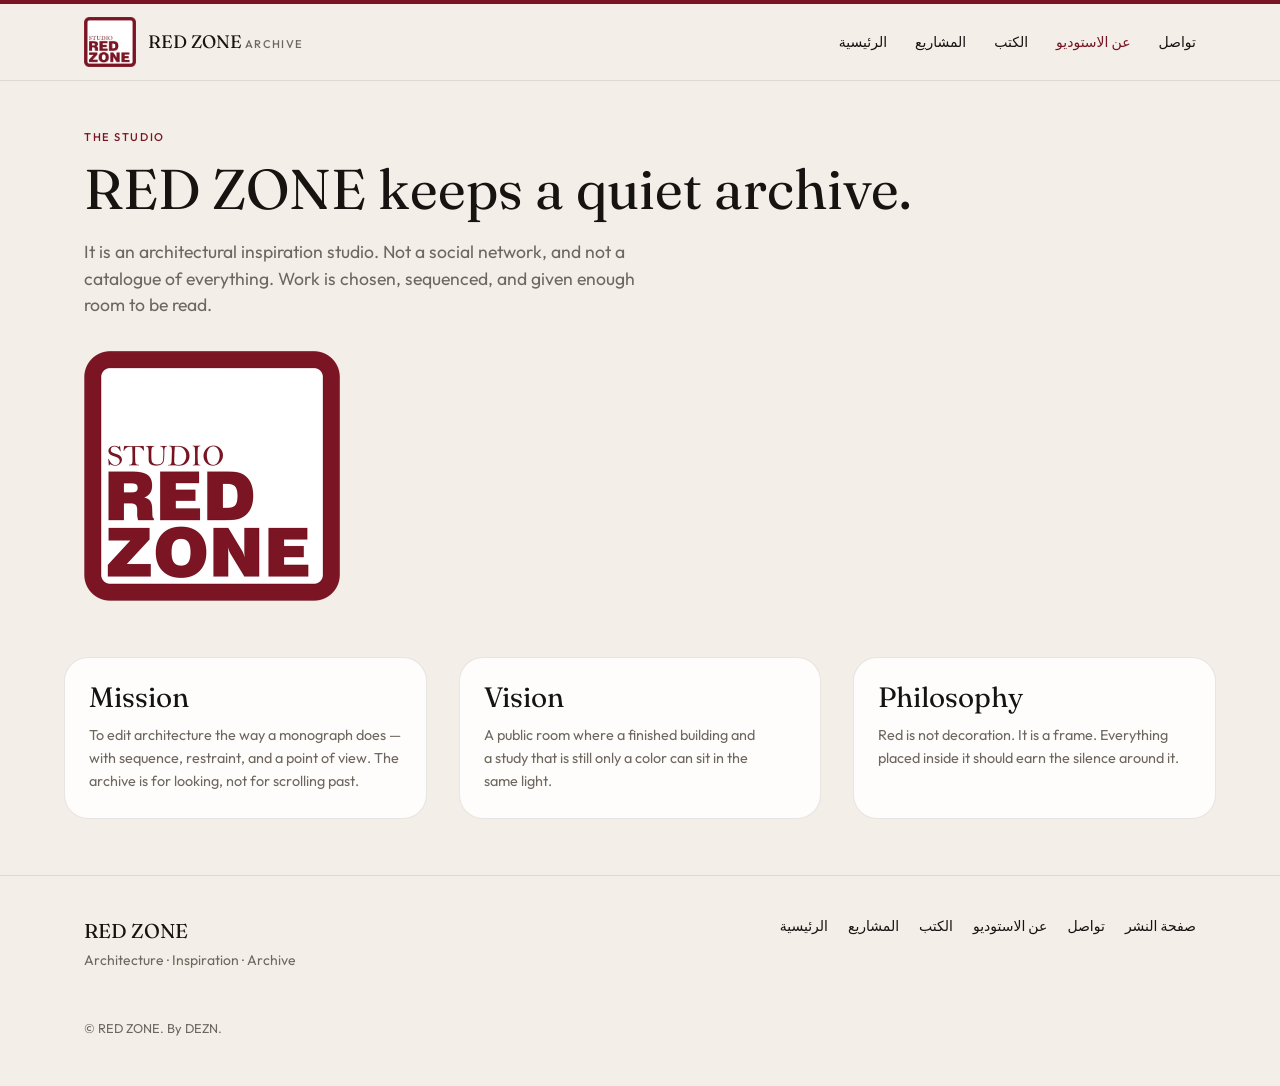
<file: about.html>
<!DOCTYPE html>
<html lang="en">
<head>
  <meta charset="utf-8" />
  <meta name="viewport" content="width=device-width, initial-scale=1" />
  <title>RED ZONE</title>
  <link rel="icon" href="brand/logo.png" type="image/png" />
  <link rel="stylesheet" href="css/styles.css" />
</head>
<body data-page="about">
  <div class="top-bar"></div>
  <header class="site-header">
    <div class="header-inner">
      <a class="brand" href="index.html" aria-label="RED ZONE home">
        <img src="brand/logo.png" alt="RED ZONE" />
        <span class="brand-text">
          <span class="brand-name">RED ZONE</span>
          <span class="brand-sub">Archive</span>
        </span>
      </a>
            <nav class="nav-desktop" aria-label="Primary">
        <a href="index.html" data-nav="home">الرئيسية</a>
        <a href="projects.html" data-nav="projects">المشاريع</a>
        <a href="books.html" data-nav="books">الكتب</a>
        <a href="about.html" data-nav="about">عن الاستوديو</a>
        <a href="contact.html" data-nav="contact">تواصل</a>
      </nav>
      <button type="button" class="menu-btn" data-menu-open aria-label="Open menu">☰</button>
    </div>
  </header>
  <div class="nav-mobile" data-menu-panel>
    <div class="nav-mobile-top">
      <img src="brand/logo.png" alt="" width="56" height="56" style="object-fit:contain" />
      <button type="button" class="menu-btn" data-menu-close aria-label="Close menu">✕</button>
    </div>
        <nav>
      <a href="index.html" data-nav="home">الرئيسية</a>
      <a href="projects.html" data-nav="projects">المشاريع</a>
      <a href="books.html" data-nav="books">الكتب</a>
      <a href="about.html" data-nav="about">عن الاستوديو</a>
      <a href="contact.html" data-nav="contact">تواصل</a>
    </nav>
  </div>

  <main>
    <section class="wrap" style="padding-top:3rem;display:grid;gap:2.5rem;align-items:end">
      <div style="display:grid;gap:2rem;align-items:end" class="about-hero">
        <div>
          <p class="eyebrow">The studio</p>
          <h1 style="font-size:clamp(2.25rem,5vw,3.5rem);margin-top:0.75rem">RED ZONE keeps a quiet archive.</h1>
          <p class="muted" style="margin-top:1.25rem;font-size:1.1rem;max-width:36rem">
            It is an architectural inspiration studio. Not a social network, and not a catalogue of everything.
            Work is chosen, sequenced, and given enough room to be read.
          </p>
        </div>
        <img src="brand/logo.png" alt="RED ZONE" style="width:100%;max-width:16rem;object-fit:contain" />
      </div>
    </section>

    <section class="wrap section">
      <div class="grid-3">
        <article class="card">
          <h2 style="font-size:1.75rem">Mission</h2>
          <p class="muted" style="margin-top:0.75rem;font-size:0.9rem;line-height:1.6">
            To edit architecture the way a monograph does — with sequence, restraint, and a point of view. The archive is for looking, not for scrolling past.
          </p>
        </article>
        <article class="card">
          <h2 style="font-size:1.75rem">Vision</h2>
          <p class="muted" style="margin-top:0.75rem;font-size:0.9rem;line-height:1.6">
            A public room where a finished building and a study that is still only a color can sit in the same light.
          </p>
        </article>
        <article class="card">
          <h2 style="font-size:1.75rem">Philosophy</h2>
          <p class="muted" style="margin-top:0.75rem;font-size:0.9rem;line-height:1.6">
            Red is not decoration. It is a frame. Everything placed inside it should earn the silence around it.
          </p>
        </article>
      </div>
    </section>
  </main>

  <footer class="site-footer">
    <div class="footer-inner">
      <div>
        <p class="serif" style="font-size:1.25rem">RED ZONE</p>
        <p class="muted" style="font-size:0.875rem;margin-top:0.25rem">Architecture · Inspiration · Archive</p>
      </div>
            <div class="footer-links">
        <a href="index.html">الرئيسية</a>
        <a href="projects.html">المشاريع</a>
        <a href="books.html">الكتب</a>
        <a href="about.html">عن الاستوديو</a>
        <a href="contact.html">تواصل</a>
        <a href="admin-login.html">صفحة النشر</a>
      </div>
      <p class="footer-copy">© RED ZONE. By DEZN.</p>
    </div>
  </footer>
  <script src="js/data.js"></script>
  <script src="js/app.js"></script>
</body>
</html>
</file>
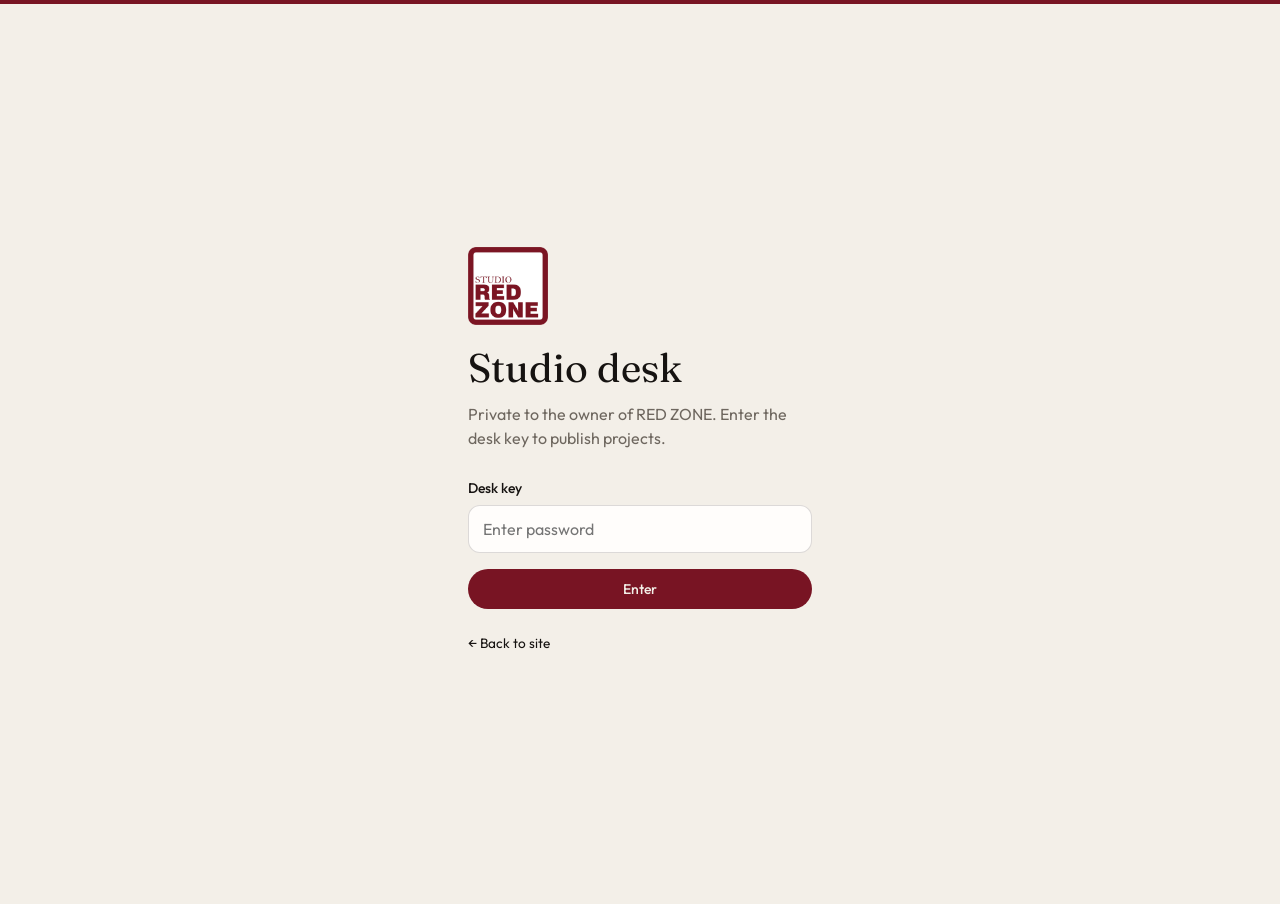
<file: admin-login.html>
<!DOCTYPE html>
<html lang="en">
<head>
  <meta charset="utf-8" />
  <meta name="viewport" content="width=device-width, initial-scale=1" />
  <title>Studio desk </title>
  <link rel="icon" href="brand/logo.png" type="image/png" />
  <link rel="stylesheet" href="css/styles.css" />
</head>
<body data-page="admin-login">
  <div class="top-bar"></div>
  <main style="min-height:100vh;display:flex;flex-direction:column;justify-content:center">
    <div class="wrap" style="max-width:24rem;padding:3rem 1.25rem">
      <img src="brand/logo.png" alt="RED ZONE" style="width:5rem;height:5rem;object-fit:contain" />
      <h1 class="serif" style="font-size:2.5rem;margin-top:1.25rem">Studio desk</h1>
      <p class="muted" style="margin-top:0.75rem">Private to the owner of RED ZONE. Enter the desk key to publish projects.</p>
      <form data-admin-login style="margin-top:1.75rem">
        <label for="desk-key">Desk key</label>
        <input id="desk-key" name="key" type="password" placeholder="Enter password" autocomplete="current-password" />
        <button type="submit" class="btn" style="width:100%">Enter</button>
      </form>
      <p style="margin-top:1.5rem;font-size:0.85rem"><a href="index.html">← Back to site</a></p>
      <p class="muted" style="margin-top:0.5rem;font-size:0.75rem"></p>
    </div>
  </main>
  <script src="js/data.js"></script>
  <script src="js/books-data.js"></script>
  <script src="js/app.js"></script>
</body>
</html>
</file>
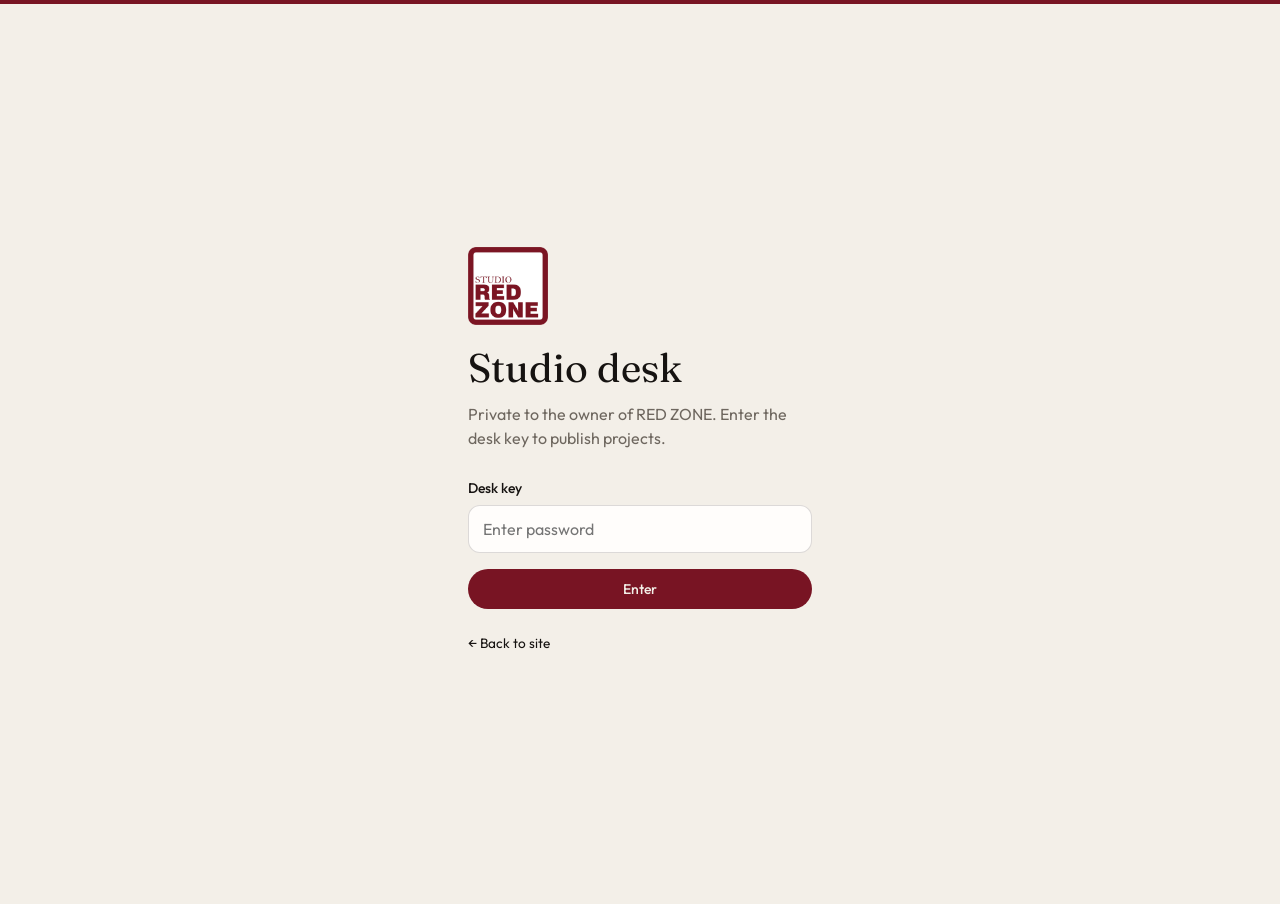
<file: admin.html>
<!DOCTYPE html>
<html lang="en">
<head>
  <meta charset="utf-8" />
  <meta name="viewport" content="width=device-width, initial-scale=1" />
  <title>Publish </title>
  <link rel="icon" href="brand/logo.png" type="image/png" />
  <link rel="stylesheet" href="css/styles.css" />
</head>
<body data-page="admin">
  <div class="top-bar"></div>
  <header class="site-header">
    <div class="header-inner">
      <a class="brand" href="index.html">
        <img src="brand/logo.png" alt="RED ZONE" />
        <span class="brand-text">
          <span class="brand-name">RED ZONE</span>
          <span class="brand-sub">Studio desk</span>
        </span>
      </a>
      <a href="index.html" class="btn btn-ghost" style="padding:0.45rem 1rem;font-size:0.8rem">View site</a>
    </div>
  </header>

  <main>
    <section class="wrap section" style="padding-top:2rem" data-admin-desk></section>
  </main>

  <script src="js/data.js"></script>
  <script src="js/books-data.js"></script>
  <script src="js/app.js"></script>
</body>
</html>
</file>
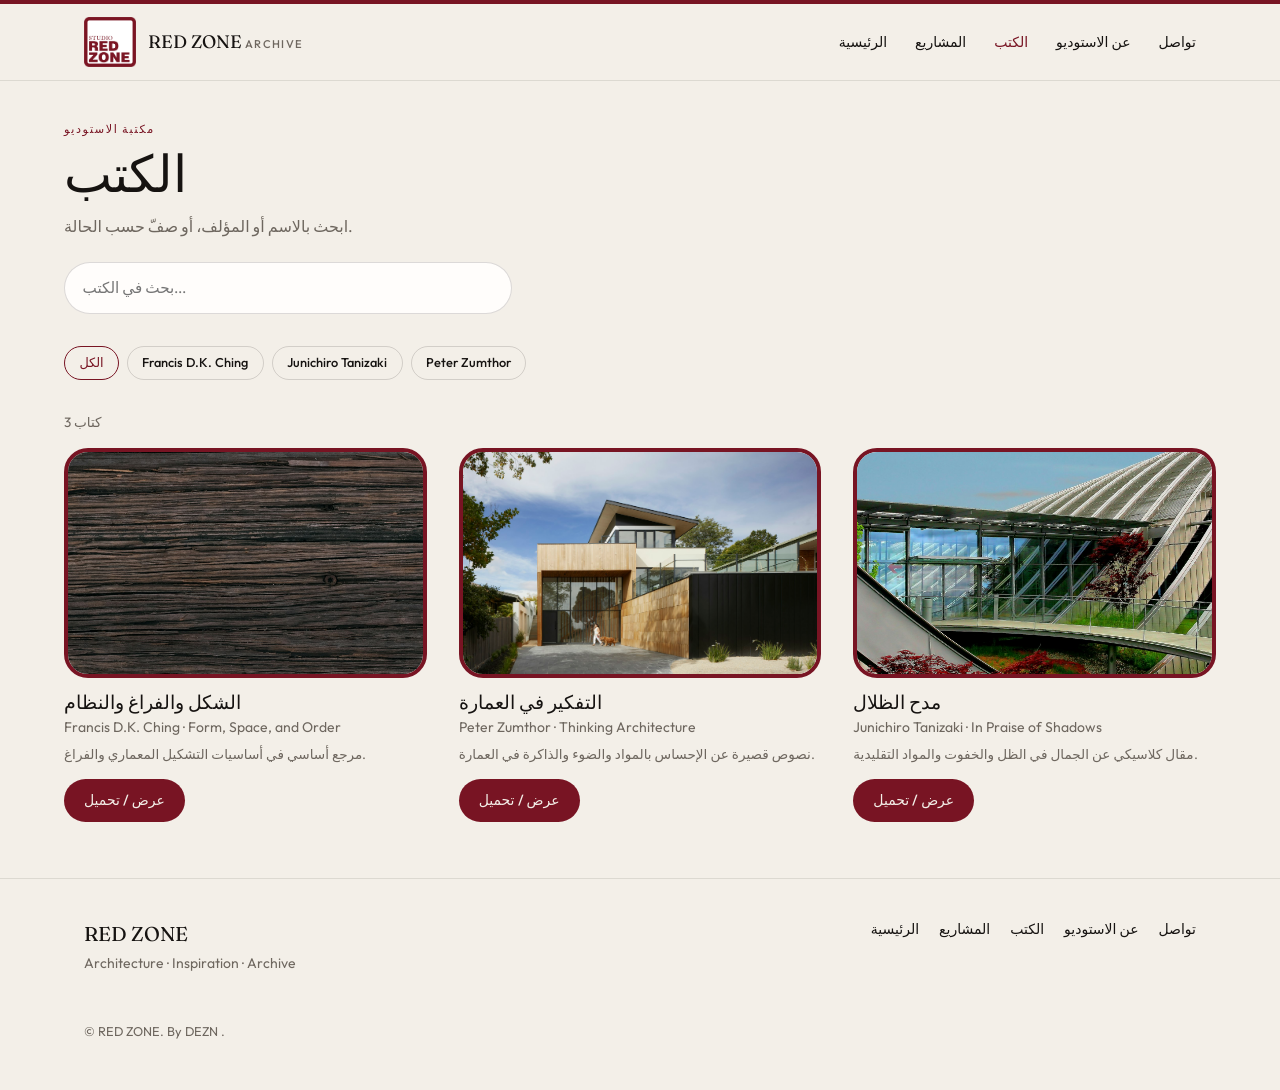
<file: books.html>
<!DOCTYPE html>
<html lang="en">
<head>
  <meta charset="utf-8" />
  <meta name="viewport" content="width=device-width, initial-scale=1" />
  <title> books</title>
  <link rel="icon" href="brand/logo.png" type="image/png" />
  <link rel="stylesheet" href="css/styles.css" />
</head>
<body data-page="books">
  <div class="top-bar"></div>
  <header class="site-header">
    <div class="header-inner">
      <a class="brand" href="index.html" aria-label="RED ZONE home">
        <img src="brand/logo.png" alt="RED ZONE" />
        <span class="brand-text">
          <span class="brand-name">RED ZONE</span>
          <span class="brand-sub">Archive</span>
        </span>
      </a>
            <nav class="nav-desktop" aria-label="Primary">
        <a href="index.html" data-nav="home">الرئيسية</a>
        <a href="projects.html" data-nav="projects">المشاريع</a>
        <a href="books.html" data-nav="books">الكتب</a>
        <a href="about.html" data-nav="about">عن الاستوديو</a>
        <a href="contact.html" data-nav="contact">تواصل</a>
      </nav>
      <button type="button" class="menu-btn" data-menu-open aria-label="Open menu">☰</button>
    </div>
  </header>
  <div class="nav-mobile" data-menu-panel>
    <div class="nav-mobile-top">
      <img src="brand/logo.png" alt="" width="56" height="56" style="object-fit:contain" />
      <button type="button" class="menu-btn" data-menu-close aria-label="Close menu">✕</button>
    </div>
        <nav>
      <a href="index.html" data-nav="home">الرئيسية</a>
      <a href="projects.html" data-nav="projects">المشاريع</a>
      <a href="books.html" data-nav="books">الكتب</a>
      <a href="about.html" data-nav="about">عن الاستوديو</a>
      <a href="contact.html" data-nav="contact">تواصل</a>
    </nav>
  </div>

  <main>
    <section class="wrap section" style="padding-top:2.5rem">
      <p class="eyebrow">مكتبة الاستوديو</p>
      <h1 style="font-size:clamp(2.25rem,4vw,3.25rem);margin-top:0.5rem">الكتب</h1>
      <p class="muted" style="margin-top:0.75rem;max-width:32rem">ابحث بالاسم أو المؤلف، أو صفّ حسب الحالة.</p>
      <div class="search-bar" style="margin-top:1.5rem">
        <input type="search" data-search-books placeholder="بحث في الكتب..." aria-label="بحث الكتب" />
      </div>
      <div class="filters" data-book-filters style="margin-top:1rem"></div>
      <p class="muted" data-book-count style="font-size:0.85rem;margin:0.75rem 0 1rem"></p>
      <div class="grid-3" style="margin-top:0.5rem" data-books></div>
    </section>
  </main>

  <footer class="site-footer">
    <div class="footer-inner">
      <div>
        <p class="serif" style="font-size:1.25rem">RED ZONE</p>
        <p class="muted" style="font-size:0.875rem;margin-top:0.25rem">Architecture · Inspiration · Archive</p>
      </div>
            <div class="footer-links">
        <a href="index.html">الرئيسية</a>
        <a href="projects.html">المشاريع</a>
        <a href="books.html">الكتب</a>
        <a href="about.html">عن الاستوديو</a>
        <a href="contact.html">تواصل</a>
      </div>
      <p class="footer-copy">© RED ZONE. By DEZN .</p>
    </div>
  </footer>
  <script src="js/data.js"></script>
  <script src="js/books-data.js"></script>
  <script src="js/app.js"></script>
</body>
</html>
</file>
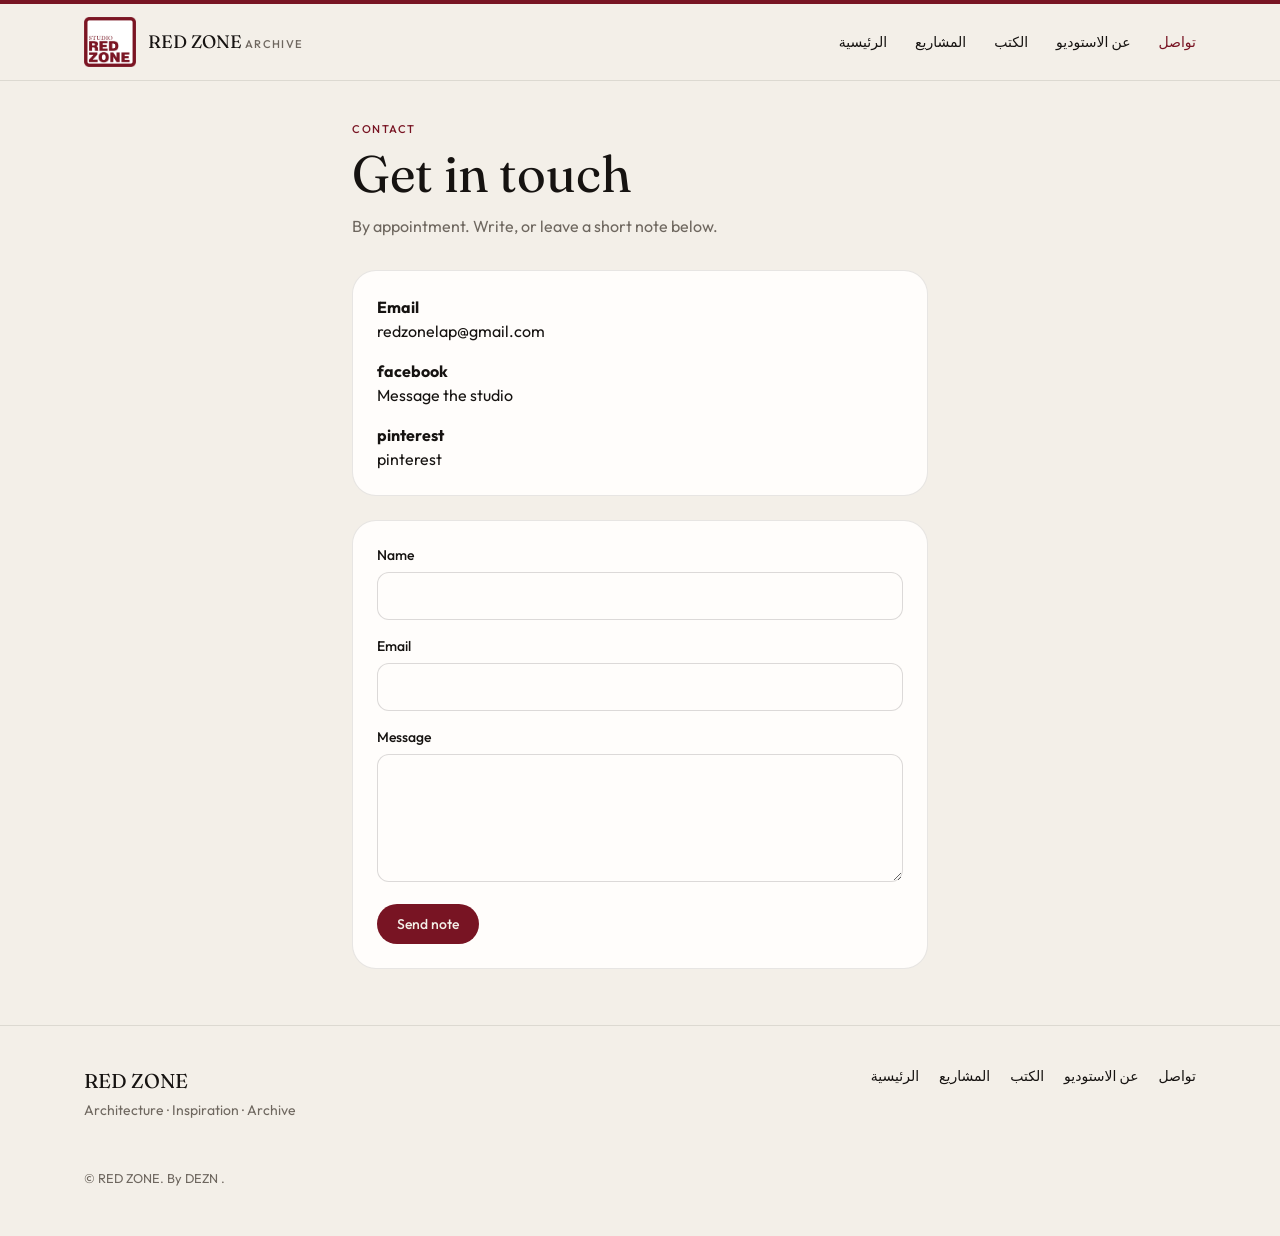
<file: contact.html>
<!DOCTYPE html>
<html lang="en">
<head>
  <meta charset="utf-8" />
  <meta name="viewport" content="width=device-width, initial-scale=1" />
  <title>Contact</title>
  <link rel="icon" href="brand/logo.png" type="image/png" />
  <link rel="stylesheet" href="css/styles.css" />
</head>
<body data-page="contact">
  <div class="top-bar"></div>
  <header class="site-header">
    <div class="header-inner">
      <a class="brand" href="index.html" aria-label="RED ZONE home">
        <img src="brand/logo.png" alt="RED ZONE" />
        <span class="brand-text">
          <span class="brand-name">RED ZONE</span>
          <span class="brand-sub">Archive</span>
        </span>
      </a>
            <nav class="nav-desktop" aria-label="Primary">
        <a href="index.html" data-nav="home">الرئيسية</a>
        <a href="projects.html" data-nav="projects">المشاريع</a>
        <a href="books.html" data-nav="books">الكتب</a>
        <a href="about.html" data-nav="about">عن الاستوديو</a>
        <a href="contact.html" data-nav="contact">تواصل</a>
      </nav>
      <button type="button" class="menu-btn" data-menu-open aria-label="Open menu">☰</button>
    </div>
  </header>
  <div class="nav-mobile" data-menu-panel>
    <div class="nav-mobile-top">
      <img src="brand/logo.png" alt="" width="56" height="56" style="object-fit:contain" />
      <button type="button" class="menu-btn" data-menu-close aria-label="Close menu">✕</button>
    </div>
        <nav>
      <a href="index.html" data-nav="home">الرئيسية</a>
      <a href="projects.html" data-nav="projects">المشاريع</a>
      <a href="books.html" data-nav="books">الكتب</a>
      <a href="about.html" data-nav="about">عن الاستوديو</a>
      <a href="contact.html" data-nav="contact">تواصل</a>
    </nav>
  </div>

  <main>
    <section class="wrap section" style="padding-top:2.5rem;max-width:36rem">
      <p class="eyebrow">Contact</p>
      <h1 style="font-size:clamp(2.25rem,4vw,3.25rem);margin-top:0.5rem">Get in touch</h1>
      <p class="muted" style="margin-top:0.75rem">By appointment. Write, or leave a short note below.</p>

      <div class="card" style="margin-top:2rem">
        <p><strong>Email</strong><br /><a href="mailto:redzonelap@gmail.com">redzonelap@gmail.com</a></p>
        <p style="margin-top:1rem"><strong>facebook</strong><br /><a href="https://www.facebook.com/profile.php?id=100067152134652" target="_blank" rel="noopener">Message the studio</a></p>
        <p style="margin-top:1rem"><strong>pinterest</strong><br /><a href="https://pin.it/6wplcOaeb" target="_blank" rel="noopener">pinterest</a></p>
      </div>

      <form class="card" style="margin-top:1.5rem" onsubmit="event.preventDefault(); alert('Thanks — this demo form does not send email. Use the links above.'); this.reset();">
        <label for="name">Name</label>
        <input id="name" name="name" required />
        <label for="redzonelap@gmail.com">Email</label>
        <input id="email" name="email" type="email" required />
        <label for="message">Message</label>
        <textarea id="message" name="message" required></textarea>
        <button type="submit" class="btn">Send note</button>
      </form>
    </section>
  </main>

  <footer class="site-footer">
    <div class="footer-inner">
      <div>
        <p class="serif" style="font-size:1.25rem">RED ZONE</p>
        <p class="muted" style="font-size:0.875rem;margin-top:0.25rem">Architecture · Inspiration · Archive</p>
      </div>
            <div class="footer-links">
        <a href="index.html">الرئيسية</a>
        <a href="projects.html">المشاريع</a>
        <a href="books.html">الكتب</a>
        <a href="about.html">عن الاستوديو</a>
        <a href="contact.html">تواصل</a>
      </div>
      <p class="footer-copy">© RED ZONE. By DEZN .</p>
    </div>
  </footer>
  <script src="js/data.js"></script>
  <script src="js/app.js"></script>
</body>
</html>
</file>
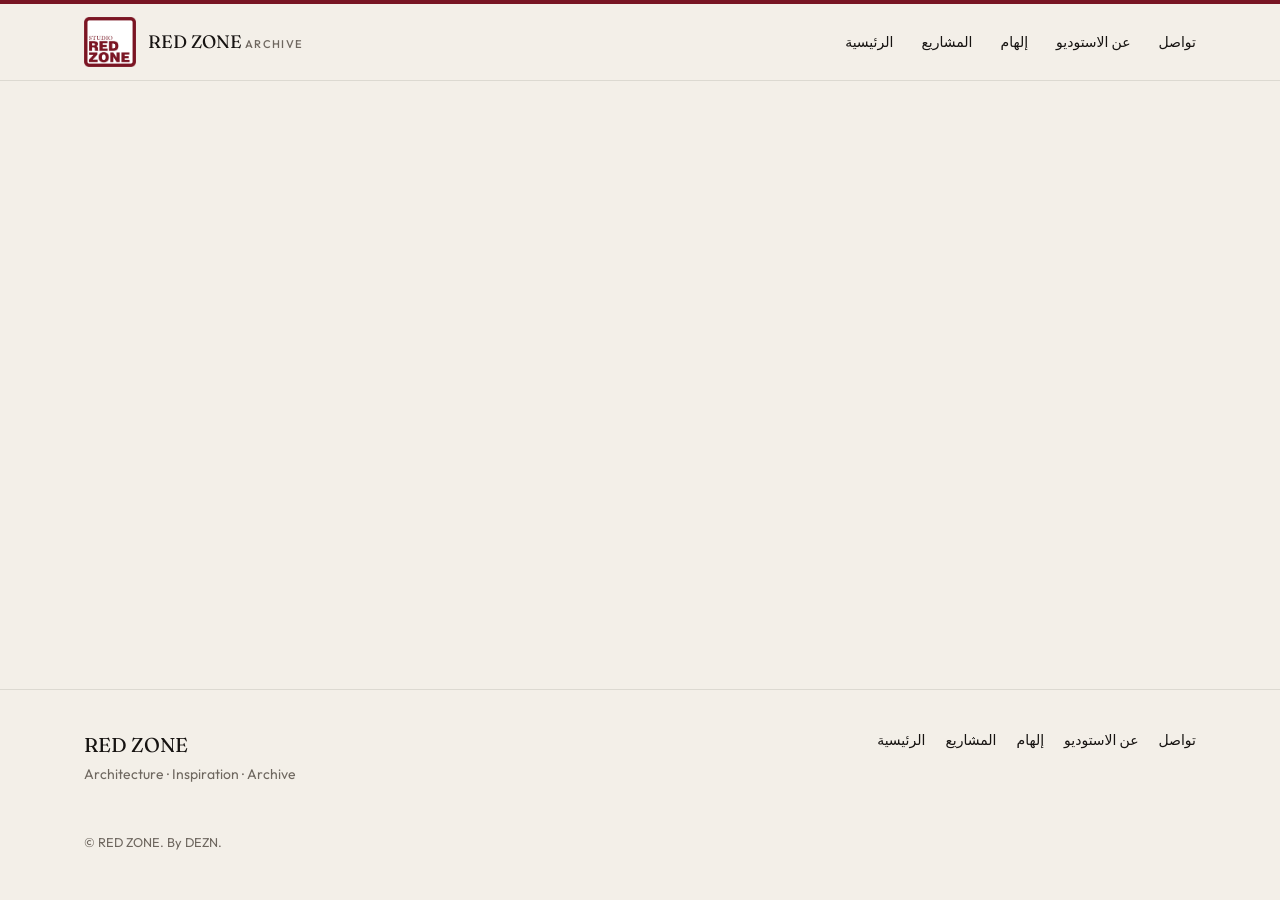
<file: inspiration-detail.html>
<!DOCTYPE html>
<html lang="en">
<head>
  <meta charset="utf-8" />
  <meta name="viewport" content="width=device-width, initial-scale=1" />
  <title>Inspiration</title>
  <link rel="icon" href="brand/logo.png" type="image/png" />
  <link rel="stylesheet" href="css/styles.css" />
</head>
<body data-page="inspiration-detail">
  <div class="top-bar"></div>
  <header class="site-header">
    <div class="header-inner">
      <a class="brand" href="index.html" aria-label="RED ZONE home">
        <img src="brand/logo.png" alt="RED ZONE" />
        <span class="brand-text">
          <span class="brand-name">RED ZONE</span>
          <span class="brand-sub">Archive</span>
        </span>
      </a>
            <nav class="nav-desktop" aria-label="Primary">
        <a href="index.html" data-nav="home">الرئيسية</a>
        <a href="projects.html" data-nav="projects">المشاريع</a>
        <a href="inspiration.html" data-nav="inspiration">إلهام</a>
        <a href="about.html" data-nav="about">عن الاستوديو</a>
        <a href="contact.html" data-nav="contact">تواصل</a>
      </nav>
      <button type="button" class="menu-btn" data-menu-open aria-label="Open menu">☰</button>
    </div>
  </header>
  <div class="nav-mobile" data-menu-panel>
    <div class="nav-mobile-top">
      <img src="brand/logo.png" alt="" width="56" height="56" style="object-fit:contain" />
      <button type="button" class="menu-btn" data-menu-close aria-label="Close menu">✕</button>
    </div>
        <nav>
      <a href="index.html" data-nav="home">الرئيسية</a>
      <a href="projects.html" data-nav="projects">المشاريع</a>
      <a href="inspiration.html" data-nav="inspiration">إلهام</a>
      <a href="about.html" data-nav="about">عن الاستوديو</a>
      <a href="contact.html" data-nav="contact">تواصل</a>
    </nav>
  </div>

  <main>
    <section class="wrap section" style="padding-top:2.5rem" data-inspiration-detail></section>
  </main>

  <footer class="site-footer">
    <div class="footer-inner">
      <div>
        <p class="serif" style="font-size:1.25rem">RED ZONE</p>
        <p class="muted" style="font-size:0.875rem;margin-top:0.25rem">Architecture · Inspiration · Archive</p>
      </div>
            <div class="footer-links">
        <a href="index.html">الرئيسية</a>
        <a href="projects.html">المشاريع</a>
        <a href="inspiration.html">إلهام</a>
        <a href="about.html">عن الاستوديو</a>
        <a href="contact.html">تواصل</a>
      </div>
      <p class="footer-copy">© RED ZONE. By DEZN.</p>
    </div>
  </footer>
  <script src="js/data.js"></script>
  <script src="js/inspiration-data.js"></script>
  <script src="js/app.js"></script>
</body>
</html>
</file>
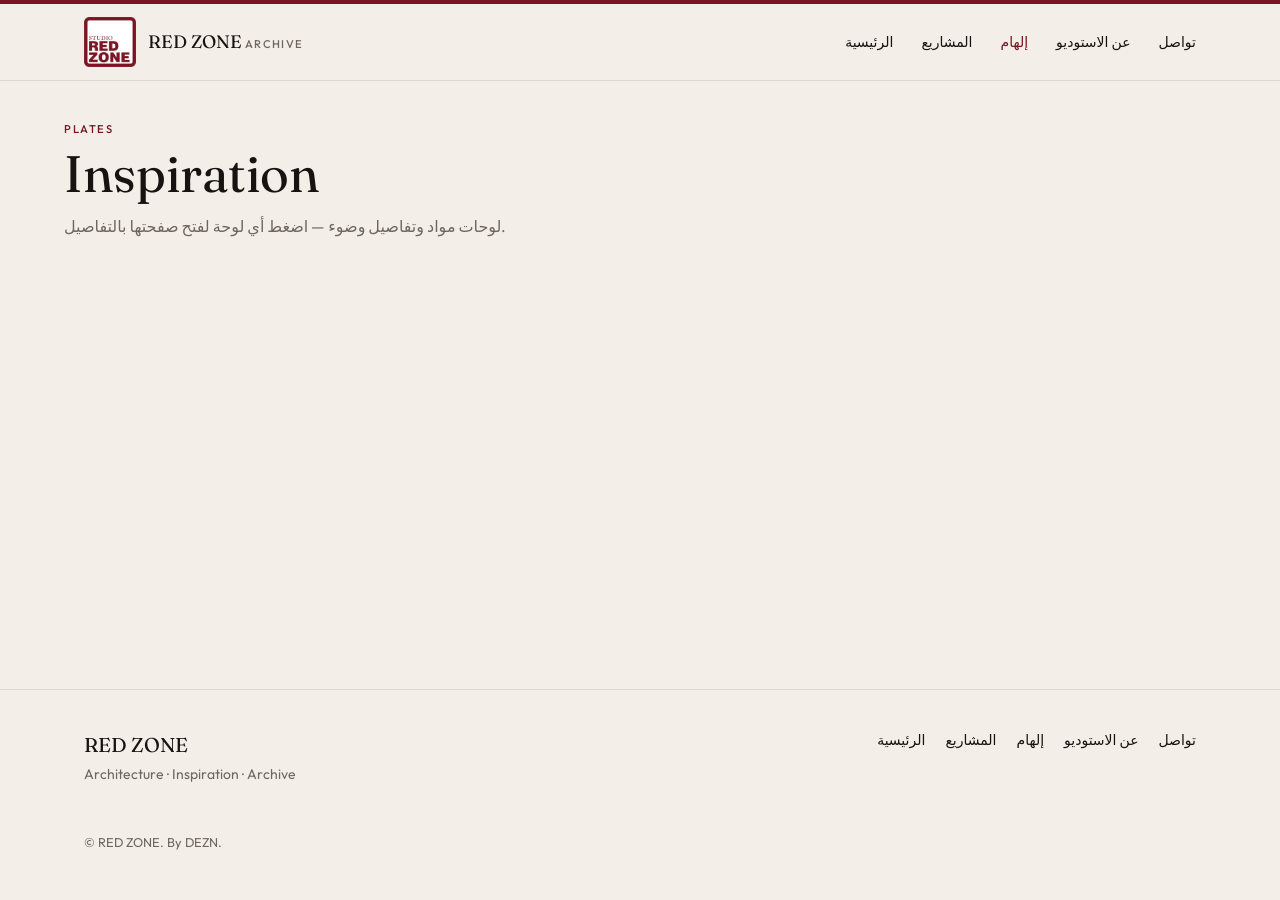
<file: inspiration.html>
<!DOCTYPE html>
<html lang="en">
<head>
  <meta charset="utf-8" />
  <meta name="viewport" content="width=device-width, initial-scale=1" />
  <title>Inspiration </title>
  <link rel="icon" href="brand/logo.png" type="image/png" />
  <link rel="stylesheet" href="css/styles.css" />
</head>
<body data-page="inspiration">
  <div class="top-bar"></div>
  <header class="site-header">
    <div class="header-inner">
      <a class="brand" href="index.html" aria-label="RED ZONE home">
        <img src="brand/logo.png" alt="RED ZONE" />
        <span class="brand-text">
          <span class="brand-name">RED ZONE</span>
          <span class="brand-sub">Archive</span>
        </span>
      </a>
            <nav class="nav-desktop" aria-label="Primary">
        <a href="index.html" data-nav="home">الرئيسية</a>
        <a href="projects.html" data-nav="projects">المشاريع</a>
        <a href="inspiration.html" data-nav="inspiration">إلهام</a>
        <a href="about.html" data-nav="about">عن الاستوديو</a>
        <a href="contact.html" data-nav="contact">تواصل</a>
      </nav>
      <button type="button" class="menu-btn" data-menu-open aria-label="Open menu">☰</button>
    </div>
  </header>
  <div class="nav-mobile" data-menu-panel>
    <div class="nav-mobile-top">
      <img src="brand/logo.png" alt="" width="56" height="56" style="object-fit:contain" />
      <button type="button" class="menu-btn" data-menu-close aria-label="Close menu">✕</button>
    </div>
        <nav>
      <a href="index.html" data-nav="home">الرئيسية</a>
      <a href="projects.html" data-nav="projects">المشاريع</a>
      <a href="inspiration.html" data-nav="inspiration">إلهام</a>
      <a href="about.html" data-nav="about">عن الاستوديو</a>
      <a href="contact.html" data-nav="contact">تواصل</a>
    </nav>
  </div>

  <main>
    <section class="wrap section" style="padding-top:2.5rem">
      <p class="eyebrow">Plates</p>
      <h1 style="font-size:clamp(2.25rem,4vw,3.25rem);margin-top:0.5rem">Inspiration</h1>
      <p class="muted" style="margin-top:0.75rem;max-width:32rem">لوحات مواد وتفاصيل وضوء — اضغط أي لوحة لفتح صفحتها بالتفاصيل.</p>
      <div class="grid-3" style="margin-top:2rem" data-inspiration></div>
    </section>
  </main>

  <footer class="site-footer">
    <div class="footer-inner">
      <div>
        <p class="serif" style="font-size:1.25rem">RED ZONE</p>
        <p class="muted" style="font-size:0.875rem;margin-top:0.25rem">Architecture · Inspiration · Archive</p>
      </div>
            <div class="footer-links">
        <a href="index.html">الرئيسية</a>
        <a href="projects.html">المشاريع</a>
        <a href="inspiration.html">إلهام</a>
        <a href="about.html">عن الاستوديو</a>
        <a href="contact.html">تواصل</a>
      </div>
      <p class="footer-copy">© RED ZONE. By DEZN.</p>
    </div>
  </footer>
  <script src="js/data.js"></script>
  <script src="js/inspiration-data.js"></script>
  <script src="js/app.js"></script>
</body>
</html>
</file>
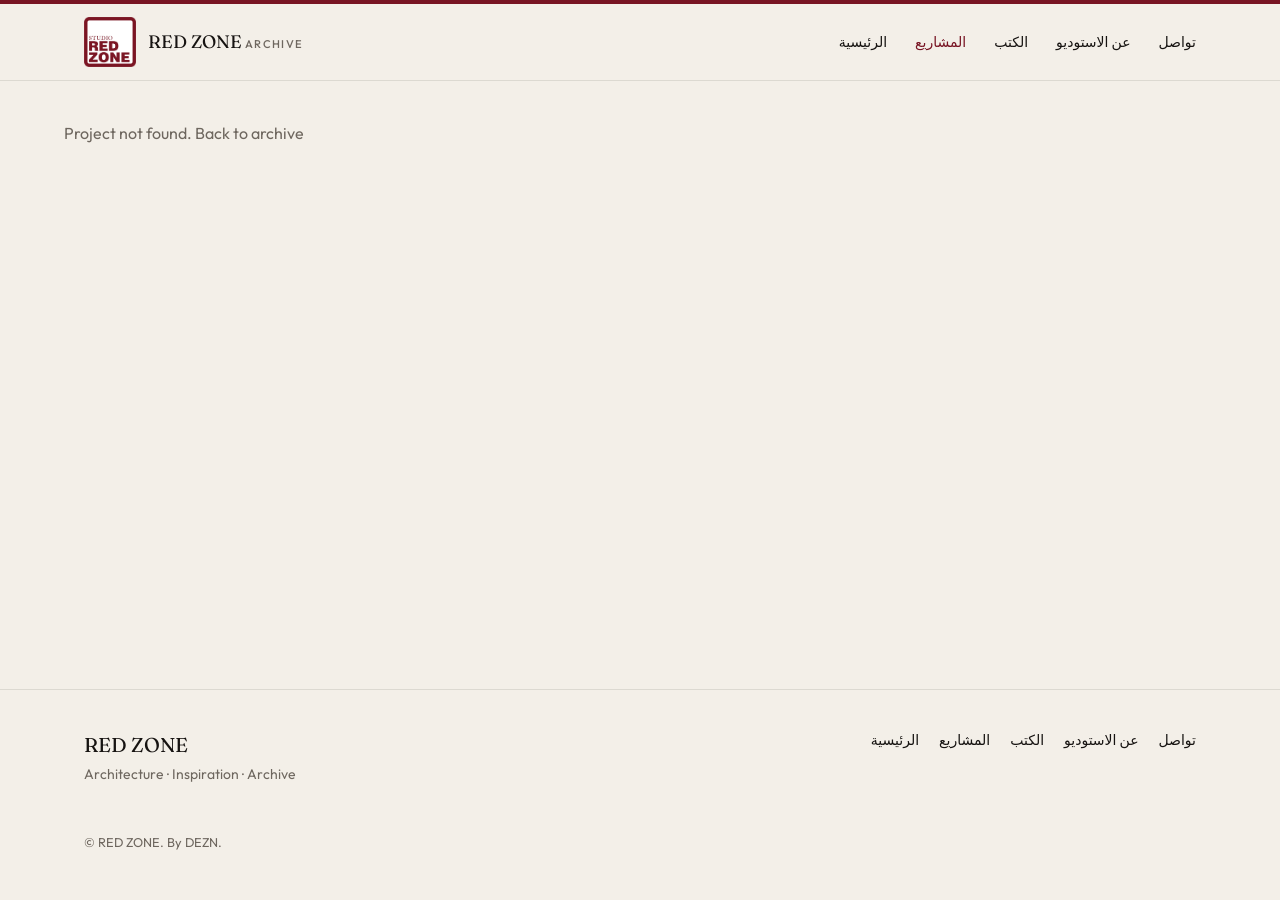
<file: project.html>
<!DOCTYPE html>
<html lang="en">
<head>
  <meta charset="utf-8" />
  <meta name="viewport" content="width=device-width, initial-scale=1" />
  <title>Project</title>
  <link rel="icon" href="brand/logo.png" type="image/png" />
  <link rel="stylesheet" href="css/styles.css" />
</head>
<body data-page="project">
  <div class="top-bar"></div>
  <header class="site-header">
    <div class="header-inner">
      <a class="brand" href="index.html" aria-label="RED ZONE home">
        <img src="brand/logo.png" alt="RED ZONE" />
        <span class="brand-text">
          <span class="brand-name">RED ZONE</span>
          <span class="brand-sub">Archive</span>
        </span>
      </a>
            <nav class="nav-desktop" aria-label="Primary">
        <a href="index.html" data-nav="home">الرئيسية</a>
        <a href="projects.html" data-nav="projects">المشاريع</a>
        <a href="books.html" data-nav="books">الكتب</a>
        <a href="about.html" data-nav="about">عن الاستوديو</a>
        <a href="contact.html" data-nav="contact">تواصل</a>
      </nav>
      <button type="button" class="menu-btn" data-menu-open aria-label="Open menu">☰</button>
    </div>
  </header>
  <div class="nav-mobile" data-menu-panel>
    <div class="nav-mobile-top">
      <img src="brand/logo.png" alt="" width="56" height="56" style="object-fit:contain" />
      <button type="button" class="menu-btn" data-menu-close aria-label="Close menu">✕</button>
    </div>
        <nav>
      <a href="index.html" data-nav="home">الرئيسية</a>
      <a href="projects.html" data-nav="projects">المشاريع</a>
      <a href="books.html" data-nav="books">الكتب</a>
      <a href="about.html" data-nav="about">عن الاستوديو</a>
      <a href="contact.html" data-nav="contact">تواصل</a>
    </nav>
  </div>

  <main>
    <section class="wrap section" style="padding-top:2.5rem" data-project></section>
  </main>

  <footer class="site-footer">
    <div class="footer-inner">
      <div>
        <p class="serif" style="font-size:1.25rem">RED ZONE</p>
        <p class="muted" style="font-size:0.875rem;margin-top:0.25rem">Architecture · Inspiration · Archive</p>
      </div>
            <div class="footer-links">
        <a href="index.html">الرئيسية</a>
        <a href="projects.html">المشاريع</a>
        <a href="books.html">الكتب</a>
        <a href="about.html">عن الاستوديو</a>
        <a href="contact.html">تواصل</a>
      </div>
      <p class="footer-copy">© RED ZONE. By DEZN.</p>
    </div>
  </footer>
  <script src="js/data.js"></script>
  <script src="js/app.js"></script>
</body>
</html>
</file>
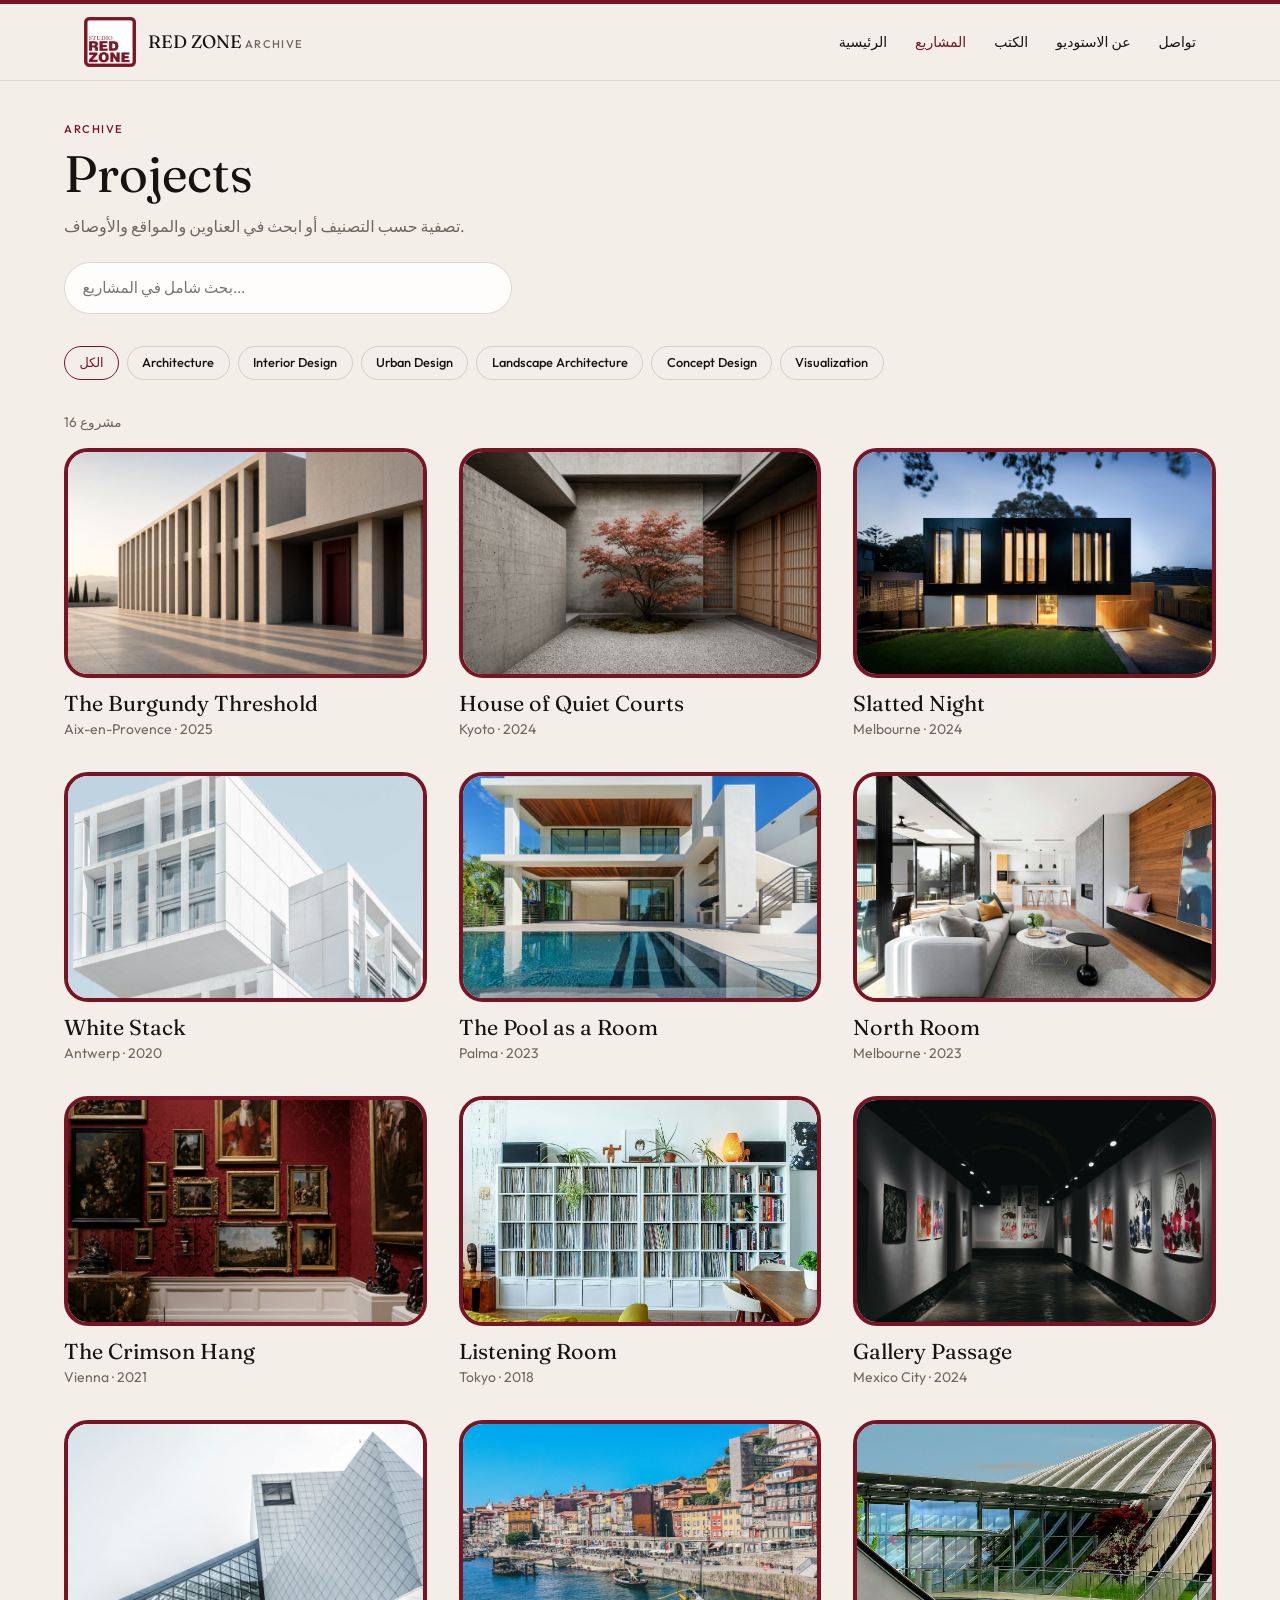
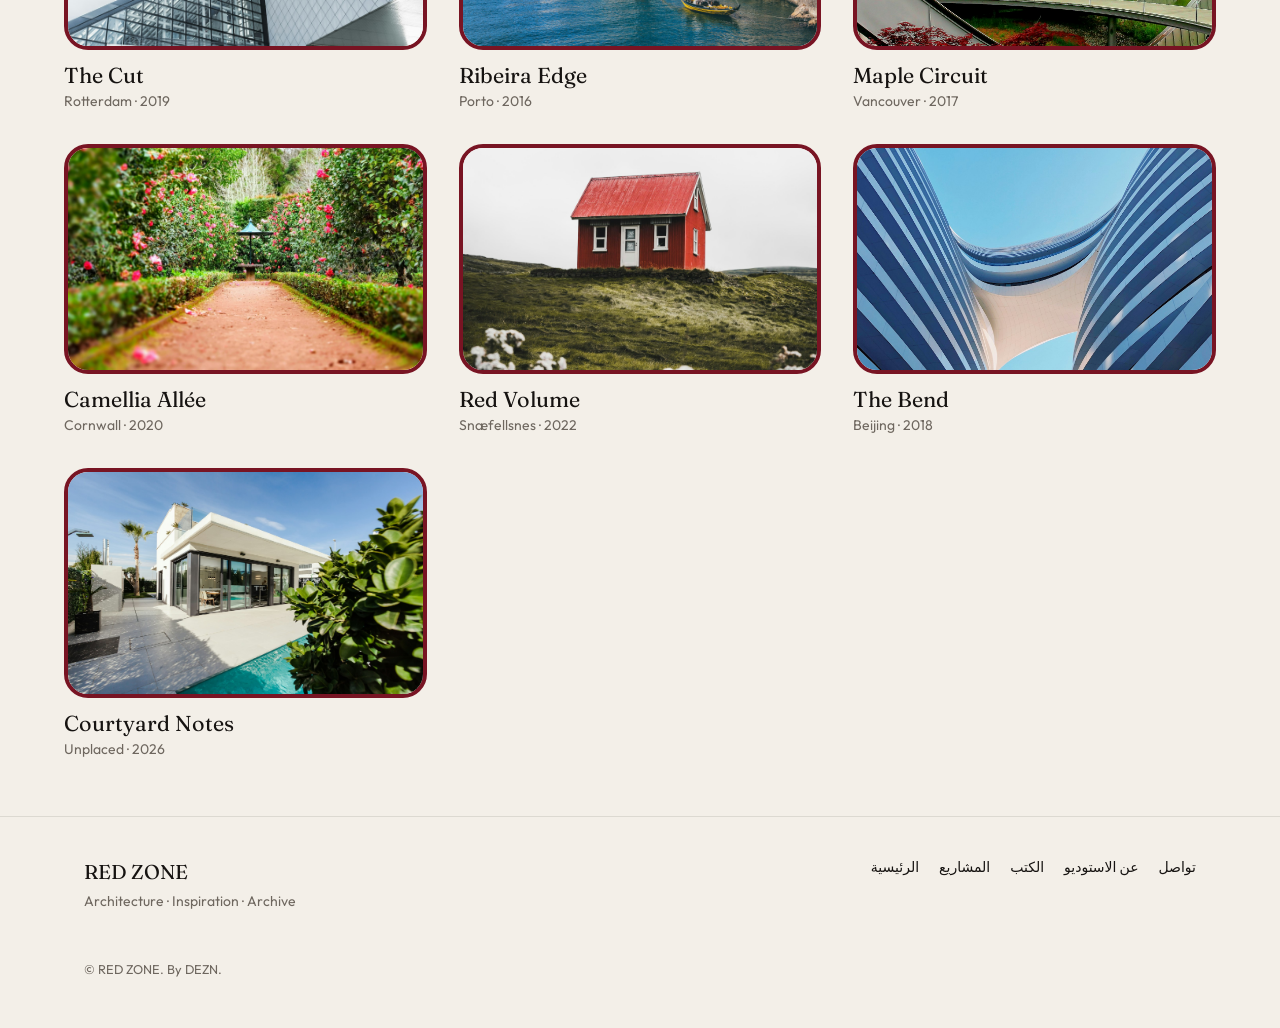
<file: projects.html>
<!DOCTYPE html>
<html lang="en">
<head>
  <meta charset="utf-8" />
  <meta name="viewport" content="width=device-width, initial-scale=1" />
  <title>Projects</title>
  <link rel="icon" href="brand/logo.png" type="image/png" />
  <link rel="stylesheet" href="css/styles.css" />
</head>
<body data-page="projects">
  <div class="top-bar"></div>
  <header class="site-header">
    <div class="header-inner">
      <a class="brand" href="index.html" aria-label="RED ZONE home">
        <img src="brand/logo.png" alt="RED ZONE" />
        <span class="brand-text">
          <span class="brand-name">RED ZONE</span>
          <span class="brand-sub">Archive</span>
        </span>
      </a>
            <nav class="nav-desktop" aria-label="Primary">
        <a href="index.html" data-nav="home">الرئيسية</a>
        <a href="projects.html" data-nav="projects">المشاريع</a>
        <a href="books.html" data-nav="books">الكتب</a>
        <a href="about.html" data-nav="about">عن الاستوديو</a>
        <a href="contact.html" data-nav="contact">تواصل</a>
      </nav>
      <button type="button" class="menu-btn" data-menu-open aria-label="Open menu">☰</button>
    </div>
  </header>
  <div class="nav-mobile" data-menu-panel>
    <div class="nav-mobile-top">
      <img src="brand/logo.png" alt="" width="56" height="56" style="object-fit:contain" />
      <button type="button" class="menu-btn" data-menu-close aria-label="Close menu">✕</button>
    </div>
        <nav>
      <a href="index.html" data-nav="home">الرئيسية</a>
      <a href="projects.html" data-nav="projects">المشاريع</a>
      <a href="books.html" data-nav="books">الكتب</a>
      <a href="about.html" data-nav="about">عن الاستوديو</a>
      <a href="contact.html" data-nav="contact">تواصل</a>
    </nav>
  </div>

  <main>
    <section class="wrap section" style="padding-top:2.5rem">
      <p class="eyebrow">Archive</p>
      <h1 style="font-size:clamp(2.25rem,4vw,3.25rem);margin-top:0.5rem">Projects</h1>
      <p class="muted" style="margin-top:0.75rem;max-width:32rem">تصفية حسب التصنيف أو ابحث في العناوين والمواقع والأوصاف.</p>
      <div class="search-bar" style="margin-top:1.5rem">
        <input type="search" data-search placeholder="بحث شامل في المشاريع..." aria-label="بحث" />
      </div>
      <div class="filters" data-filters style="margin-top:1rem"></div>
      <p class="muted" data-results-count style="font-size:0.85rem;margin:0.75rem 0 1rem"></p>
      <div class="grid-3" data-projects></div>
    </section>
  </main>

  <footer class="site-footer">
    <div class="footer-inner">
      <div>
        <p class="serif" style="font-size:1.25rem">RED ZONE</p>
        <p class="muted" style="font-size:0.875rem;margin-top:0.25rem">Architecture · Inspiration · Archive</p>
      </div>
            <div class="footer-links">
        <a href="index.html">الرئيسية</a>
        <a href="projects.html">المشاريع</a>
        <a href="books.html">الكتب</a>
        <a href="about.html">عن الاستوديو</a>
        <a href="contact.html">تواصل</a>
      </div>
      <p class="footer-copy">© RED ZONE. By DEZN.</p>
    </div>
  </footer>
  <script src="js/data.js"></script>
  <script src="js/app.js"></script>
</body>
</html>
</file>
<file: css/styles.css>
@import url("https://fonts.googleapis.com/css2?family=Fraunces:opsz,wght@9..144,400;9..144,600&family=Outfit:wght@400;500;600&display=swap");

:root {
  --paper: #f3efe8;
  --card: #fffdfb;
  --ink: #161311;
  --muted: #6e675f;
  --red: #781423;
  --border: color-mix(in srgb, var(--ink) 10%, transparent);
  --max: 72rem;
  --font-sans: "Outfit", ui-sans-serif, system-ui, sans-serif;
  --font-serif: "Fraunces", Georgia, serif;
}

*,
*::before,
*::after {
  box-sizing: border-box;
}

html {
  color-scheme: light;
  -webkit-font-smoothing: antialiased;
  scroll-behavior: smooth;
}

body {
  margin: 0;
  background: var(--paper);
  color: var(--ink);
  font-family: var(--font-sans);
  line-height: 1.5;
  min-height: 100vh;
  display: flex;
  flex-direction: column;
}

img {
  max-width: 100%;
  display: block;
}

a {
  color: inherit;
  text-decoration: none;
}

a:hover {
  color: var(--red);
}

h1, h2, h3, h4 {
  font-family: var(--font-serif);
  font-weight: 400;
  line-height: 1.1;
  text-wrap: balance;
  margin: 0;
}

p {
  text-wrap: pretty;
  margin: 0;
}

::selection {
  background: color-mix(in srgb, var(--red) 24%, white);
}

:focus-visible {
  outline: 2px solid var(--red);
  outline-offset: 3px;
}

/* Header */
.top-bar {
  height: 4px;
  background: var(--red);
}

.site-header {
  position: sticky;
  top: 0;
  z-index: 40;
  border-bottom: 1px solid var(--border);
  background: var(--paper);
}

.header-inner {
  max-width: var(--max);
  margin: 0 auto;
  padding: 0.75rem 1.25rem;
  display: flex;
  align-items: center;
  justify-content: space-between;
  gap: 1rem;
}

.brand {
  display: flex;
  align-items: center;
  gap: 0.75rem;
  color: inherit;
}

.brand:hover {
  color: inherit;
}

.brand img {
  width: 3.25rem;
  height: 3.25rem;
  object-fit: contain;
}

.brand-text {
  display: none;
}

@media (min-width: 640px) {
  .brand-text {
    display: block;
  }
}

.brand-name {
  font-family: var(--font-serif);
  font-size: 1.125rem;
  line-height: 1;
}

.brand-sub {
  margin-top: 0.25rem;
  font-size: 0.7rem;
  font-weight: 500;
  letter-spacing: 0.12em;
  text-transform: uppercase;
  color: var(--muted);
}

.nav-desktop {
  display: none;
  gap: 1.75rem;
  align-items: center;
}

@media (min-width: 1024px) {
  .nav-desktop {
    display: flex;
  }
}

.nav-desktop a {
  font-size: 0.875rem;
  font-weight: 500;
  transition: color 0.15s;
}

.nav-desktop a.active {
  color: var(--red);
}
.nav-desktop a {
  white-space: nowrap;
}
.nav-mobile nav a.active {
  color: var(--red);
}

.menu-btn {
  display: inline-flex;
  width: 2.75rem;
  height: 2.75rem;
  align-items: center;
  justify-content: center;
  border: 1px solid color-mix(in srgb, var(--ink) 15%, transparent);
  border-radius: 999px;
  background: transparent;
  color: var(--ink);
  cursor: pointer;
}

@media (min-width: 1024px) {
  .menu-btn {
    display: none;
  }
}

.nav-mobile {
  display: none;
  position: fixed;
  inset: 0;
  z-index: 50;
  background: var(--paper);
  padding: 1rem 1.5rem;
  flex-direction: column;
}

.nav-mobile.open {
  display: flex;
}

.nav-mobile-top {
  display: flex;
  justify-content: space-between;
  align-items: center;
}

.nav-mobile nav {
  margin-top: 2.5rem;
  display: flex;
  flex-direction: column;
  gap: 0.25rem;
}

.nav-mobile nav a {
  font-family: var(--font-serif);
  font-size: 2rem;
  padding: 0.5rem 0;
  border-bottom: 1px solid var(--border);
}

/* Layout */
main {
  flex: 1;
}

.wrap {
  max-width: var(--max);
  margin: 0 auto;
  padding: 0 1.25rem;
}

.section {
  padding: 3.5rem 0;
}

/* Buttons */
.btn {
  display: inline-flex;
  align-items: center;
  justify-content: center;
  gap: 0.4rem;
  padding: 0.7rem 1.25rem;
  border-radius: 999px;
  font-size: 0.875rem;
  font-weight: 500;
  font-family: inherit;
  border: none;
  cursor: pointer;
  transition: background 0.15s, color 0.15s, border-color 0.15s;
  text-decoration: none;
  color: var(--paper);
  background: var(--red);
}

.btn:hover {
  color: var(--paper);
  filter: brightness(1.08);
}

.btn-ghost {
  background: transparent;
  color: var(--ink);
  border: 1px solid color-mix(in srgb, var(--ink) 18%, transparent);
}

.btn-ghost:hover {
  color: var(--red);
  border-color: var(--red);
  filter: none;
}

/* Cards & media frames */
.frame {
  overflow: hidden;
  border-radius: 1.5rem;
  border: 4px solid var(--red);
  background: color-mix(in srgb, var(--ink) 5%, transparent);
}

.frame img {
  width: 100%;
  aspect-ratio: 16 / 10;
  object-fit: cover;
  transition: transform 0.5s ease;
}

.group:hover .frame img {
  transform: scale(1.05);
}

@media (prefers-reduced-motion: reduce) {
  .frame img {
    transition: none;
  }
}

.card {
  background: var(--card);
  border: 1px solid var(--border);
  border-radius: 1.5rem;
  padding: 1.5rem;
}

/* Typography helpers */
.eyebrow {
  font-size: 0.7rem;
  font-weight: 500;
  letter-spacing: 0.14em;
  text-transform: uppercase;
  color: var(--red);
}

.muted {
  color: var(--muted);
}

.serif {
  font-family: var(--font-serif);
}

/* Hero */
.hero {
  display: grid;
  gap: 2.5rem;
  padding-top: 3rem;
  padding-bottom: 2rem;
  align-items: end;
}

@media (min-width: 1024px) {
  .hero {
    grid-template-columns: 5fr 7fr;
    gap: 2.5rem;
  }
}

.hero h1 {
  font-size: clamp(2.5rem, 5vw, 3.75rem);
  margin-top: 0.75rem;
}

.hero .lead {
  margin-top: 1.25rem;
  font-size: 1.125rem;
  color: var(--muted);
  max-width: 28rem;
}

.hero-actions {
  margin-top: 2rem;
  display: flex;
  flex-wrap: wrap;
  gap: 0.75rem;
}

.hero-meta {
  margin-top: 1rem;
  display: flex;
  align-items: center;
  gap: 1rem;
}

.hero-meta img {
  width: 4rem;
  height: 4rem;
  object-fit: contain;
}

/* Grid */
.grid-3 {
  display: grid;
  gap: 2rem;
}

@media (min-width: 640px) {
  .grid-3 {
    grid-template-columns: repeat(2, 1fr);
  }
}

@media (min-width: 1024px) {
  .grid-3 {
    grid-template-columns: repeat(3, 1fr);
  }
}

.project-card h3 {
  font-size: 1.35rem;
  margin-top: 0.85rem;
}

.project-card .meta {
  font-size: 0.875rem;
  color: var(--muted);
  margin-top: 0.25rem;
}

/* Section heads */
.section-head {
  display: flex;
  align-items: flex-end;
  justify-content: space-between;
  gap: 1rem;
  margin-bottom: 2rem;
}

.section-head h2 {
  font-size: clamp(1.75rem, 3vw, 2.25rem);
}

.section-head a {
  font-size: 0.875rem;
  font-weight: 500;
  color: var(--red);
  white-space: nowrap;
}

/* About strip */
.ink-band {
  background: var(--ink);
  color: var(--paper);
  padding: 3.5rem 0;
}

.ink-band .muted {
  color: color-mix(in srgb, var(--paper) 55%, transparent);
}

.ink-band .grid-about {
  display: grid;
  gap: 2rem;
  align-items: center;
}

@media (min-width: 1024px) {
  .ink-band .grid-about {
    grid-template-columns: 3fr 9fr;
  }
}

/* Footer */
.site-footer {
  border-top: 1px solid var(--border);
  padding: 2.5rem 0 3rem;
  margin-top: auto;
}

.footer-inner {
  max-width: var(--max);
  margin: 0 auto;
  padding: 0 1.25rem;
  display: flex;
  flex-wrap: wrap;
  gap: 1.5rem;
  justify-content: space-between;
  align-items: flex-start;
}

.footer-links {
  display: flex;
  flex-wrap: wrap;
  gap: 1.25rem;
  font-size: 0.875rem;
}

.footer-copy {
  font-size: 0.8rem;
  color: var(--muted);
  margin-top: 1.5rem;
  width: 100%;
}

/* Forms */
label {
  display: block;
  font-size: 0.875rem;
  font-weight: 500;
  margin-bottom: 0.35rem;
}

input,
textarea,
select {
  width: 100%;
  padding: 0.7rem 0.9rem;
  border: 1px solid color-mix(in srgb, var(--ink) 15%, transparent);
  border-radius: 0.75rem;
  background: var(--card);
  color: var(--ink);
  font: inherit;
  margin-bottom: 1rem;
}

textarea {
  min-height: 8rem;
  resize: vertical;
}

/* Admin */
.admin-table {
  width: 100%;
  border-collapse: collapse;
  font-size: 0.875rem;
}

.admin-table th,
.admin-table td {
  text-align: left;
  padding: 0.75rem 0.5rem;
  border-bottom: 1px solid var(--border);
  vertical-align: middle;
}

.admin-table th {
  font-weight: 500;
  color: var(--muted);
  font-size: 0.75rem;
  text-transform: uppercase;
  letter-spacing: 0.06em;
}

.badge {
  display: inline-block;
  padding: 0.15rem 0.5rem;
  border-radius: 999px;
  font-size: 0.7rem;
  font-weight: 500;
  background: color-mix(in srgb, var(--ink) 8%, transparent);
}

.badge.published {
  background: color-mix(in srgb, var(--red) 15%, white);
  color: var(--red);
}

.badge.draft {
  color: var(--muted);
}

/* Project detail */
.detail-cover {
  border-radius: 1.5rem;
  border: 4px solid var(--red);
  overflow: hidden;
}

.detail-cover img {
  width: 100%;
  aspect-ratio: 21 / 9;
  object-fit: cover;
}

.prose {
  max-width: 42rem;
}

.prose p + p {
  margin-top: 1rem;
}

.gallery {
  display: grid;
  gap: 1rem;
  margin-top: 2rem;
}

@media (min-width: 640px) {
  .gallery {
    grid-template-columns: repeat(2, 1fr);
  }
}

.gallery img {
  width: 100%;
  border-radius: 1rem;
  aspect-ratio: 4 / 3;
  object-fit: cover;
}

/* Filters */
.filters {
  display: flex;
  flex-wrap: wrap;
  gap: 0.5rem;
  margin-bottom: 2rem;
}

.chip {
  padding: 0.4rem 0.9rem;
  border-radius: 999px;
  border: 1px solid color-mix(in srgb, var(--ink) 15%, transparent);
  background: transparent;
  font: inherit;
  font-size: 0.8rem;
  font-weight: 500;
  cursor: pointer;
  color: var(--ink);
}

.chip.active,
.chip:hover {
  border-color: var(--red);
  color: var(--red);
}

/* Animation */
@keyframes rise {
  from {
    opacity: 0;
    transform: translateY(12px);
  }
  to {
    opacity: 1;
    transform: none;
  }
}

.rise {
  animation: rise 560ms cubic-bezier(0.2, 0, 0, 1) both;
}

@media (prefers-reduced-motion: reduce) {
  .rise {
    animation: none;
  }
}


/* Search */
.search-bar input[type="search"] {
  width: 100%;
  max-width: 28rem;
  padding: 0.85rem 1.1rem;
  border-radius: 999px;
  border: 1px solid color-mix(in srgb, var(--ink) 15%, transparent);
  background: var(--card);
  font: inherit;
  font-size: 0.95rem;
}
.search-bar input[type="search"]:focus {
  outline: 2px solid var(--red);
  outline-offset: 2px;
  border-color: transparent;
}


/* REDZONE responsive refinements */
html, body { max-width: 100%; overflow-x: clip; }
.wrap { width: min(100% - 2.5rem, var(--max)); margin-inline: auto; }
button, .btn, input, select, textarea { max-width: 100%; }
img, video, iframe { max-width: 100%; }

@media (max-width: 767px) {
  .header-inner { padding: .65rem 1rem; gap: .5rem; }
  .brand img { width: 2.7rem; height: 2.7rem; }
  .wrap { width: min(100% - 2rem, var(--max)); }
  .hero { min-height: auto; padding-top: 3rem; padding-bottom: 2.5rem; gap: 1.5rem; }
  .hero h1 { font-size: clamp(2.25rem, 11vw, 3.6rem); line-height: 1.04; overflow-wrap: anywhere; }
  .lead { font-size: 1rem; }
  .hero-actions { display: flex; flex-wrap: wrap; gap: .65rem; }
  .hero-actions .btn { flex: 1 1 9rem; text-align: center; }
  .section { padding-block: 2.5rem; }
  .section-head { align-items: flex-start; gap: .75rem; flex-wrap: wrap; }
  .grid-3, .grid-2, .grid-about { grid-template-columns: minmax(0, 1fr) !important; gap: 1.25rem; }
  .grid-about { padding-block: 2.5rem; }
  .nav-mobile { padding: max(1rem, env(safe-area-inset-top)) 1.25rem max(1rem, env(safe-area-inset-bottom)); overflow-y: auto; }
  .nav-mobile nav a { font-size: clamp(1.6rem, 8vw, 2rem); }
  .card, .project-card, .book-card { min-width: 0; }
  .card img, .project-card img, .book-card img { width: 100%; height: auto; object-fit: cover; }
  .site-footer, footer { padding-bottom: max(1.5rem, env(safe-area-inset-bottom)); }
  [data-admin-desk] { padding-inline: 0; }
  [data-admin-desk] form { display: grid; grid-template-columns: minmax(0, 1fr); gap: .8rem; }
  [data-admin-desk] input, [data-admin-desk] textarea, [data-admin-desk] select { width: 100%; min-width: 0; }
  [data-admin-desk] table { display: block; width: 100%; overflow-x: auto; white-space: nowrap; -webkit-overflow-scrolling: touch; }
  .search-bar input[type="search"] { max-width: 100%; }
}

@media (max-width: 380px) {
  .wrap { width: calc(100% - 1.5rem); }
  .header-inner { padding-inline: .75rem; }
  .menu-btn { width: 2.5rem; height: 2.5rem; }
  .hero h1 { font-size: clamp(2rem, 10vw, 2.7rem); }
  .btn { padding: .7rem .9rem; }
}

@media (min-width: 768px) and (max-width: 1023px) {
  .grid-3 { grid-template-columns: repeat(2, minmax(0, 1fr)); }
  .hero { gap: 2rem; }
}
</file>
